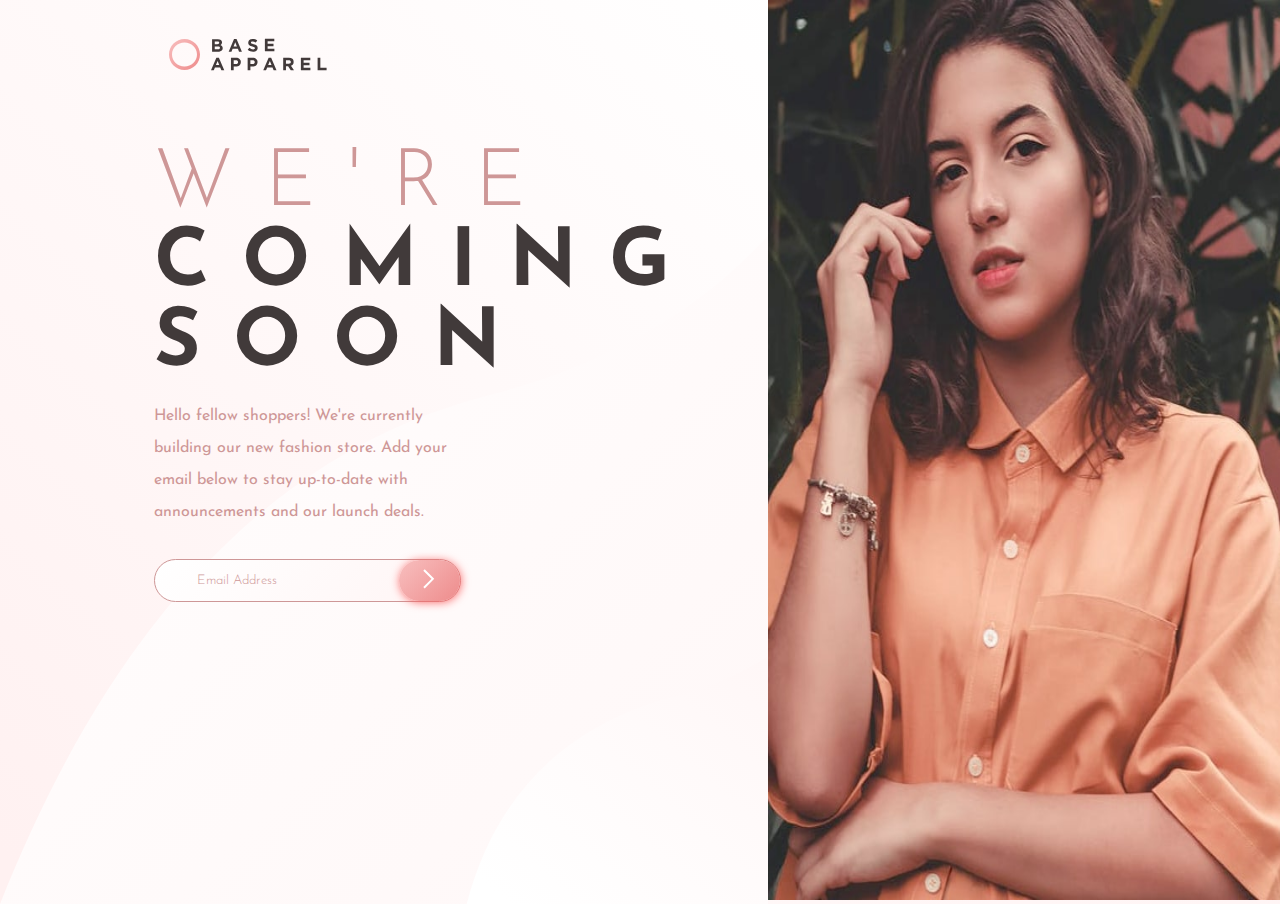
<file: base-apparel-coming-soon-master/index.html>
<!DOCTYPE html>
<html lang="en">
<head>
  <meta charset="UTF-8">
  <meta name="viewport" content="width=device-width, initial-scale=1.0"> <!-- displays site properly based on user's device -->
  <link rel="preconnect" href="https://fonts.googleapis.com">
  <link rel="preconnect" href="https://fonts.gstatic.com" crossorigin>
  <link href="https://fonts.googleapis.com/css2?family=Josefin+Sans:wght@300;400;600&display=swap" rel="stylesheet">  
  <link rel="icon" type="image/png" sizes="32x32" href="./images/favicon-32x32.png">
  <link href="styles.css" rel="stylesheet">
  <title>Frontend Mentor | Base Apparel coming soon page</title>

  <!-- Feel free to remove these styles or customise in your own stylesheet 👍 -->
  <style>
    .attribution { font-size: 11px; text-align: center; }
    .attribution a { color: hsl(228, 45%, 44%); }
  </style>
</head>
<body>
  <div class="contenedor-principal">
    <div class="contenedor-izquierdo">
      <img src="images/logo.svg" alt="Base Apparel" class="logo">
      <img src="images/hero-mobile.jpg" alt="Hero" class="hero-movil">
      <div class="contenido">
        <h1 class="primer-titulo">WE'RE</h1>
        <h1 class="segundo-titulo">COMING<br> SOON</h1>      
        <p class="texto">
          Hello fellow shoppers! We're currently building our new fashion store. 
        Add your email below to stay up-to-date with announcements and our launch deals.
        </p>
        <form class="campo-email">
          <input type="text" placeholder="Email Address">
          <button type="submit"><img src="images/icon-arrow.svg"></button>
        </form>
        <div class="error">
          <img class="alerta-imagen alerta-escondida" src="images/icon-error.svg">
          <p class="alerta alerta-escondida">Please provide a valid email</p>
        </div>
      </div>
    </div>
    <div class="contenedor-derecho">
      <img src="images/hero-desktop.jpg" alt="Hero" class="foto">
    </div>
  </div>
  <script src="script.js"></script>
</body>
</html>
</file>
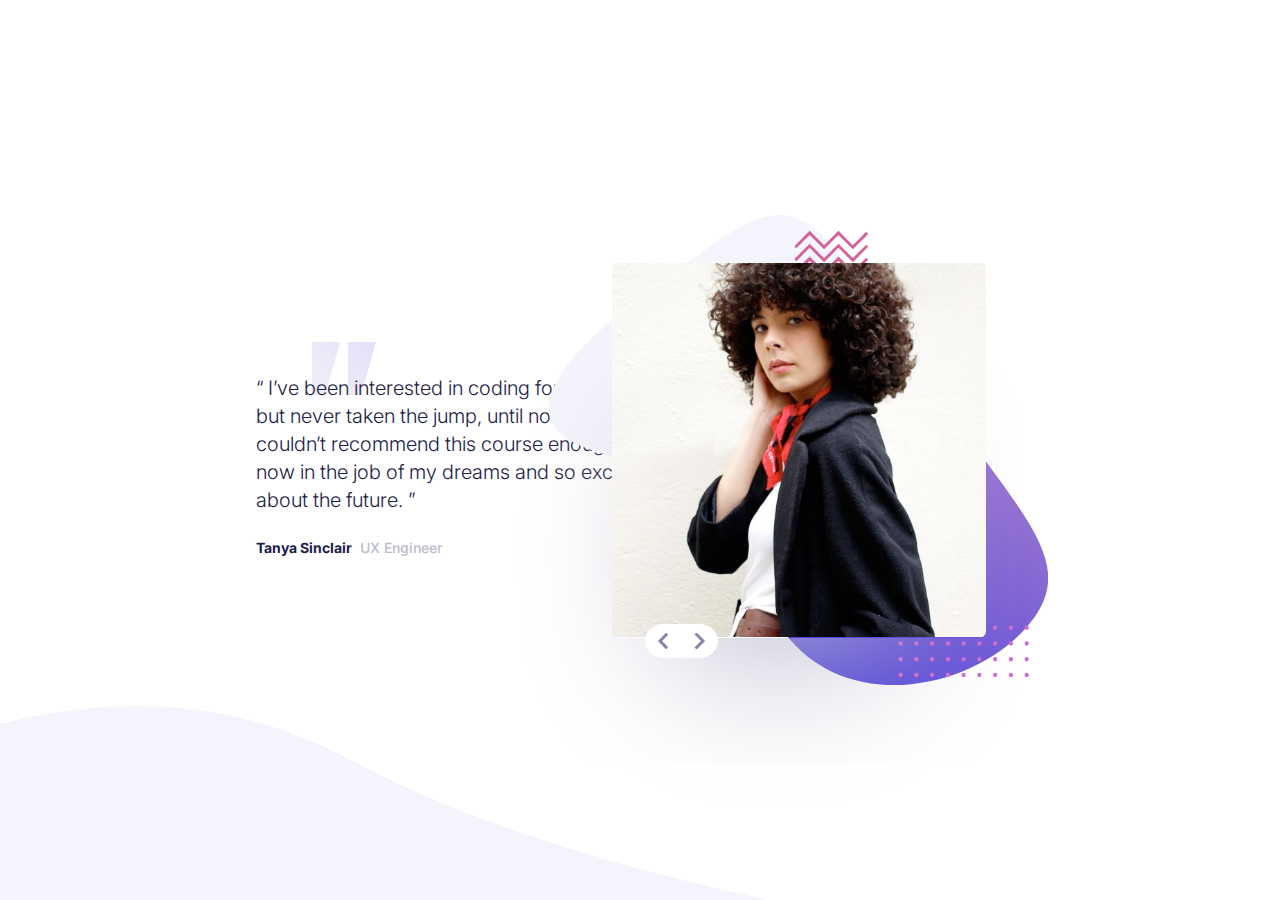
<file: coding-bootcamp-testimonials-slider-master/index.html>
<!DOCTYPE html>
<html lang="en">

<head>
  <meta charset="UTF-8">
  <meta name="viewport" content="width=device-width, initial-scale=1.0">

  <link rel="icon" type="image/png" sizes="32x32" href="./images/favicon-32x32.png">
  <link rel="preconnect" href="https://fonts.gstatic.com">
  <link href="https://fonts.googleapis.com/css2?family=Inter:wght@300;500;700&display=swap"
    rel="stylesheet">
  <link rel="stylesheet" href="styles.css">
  <title>Frontend Mentor | Coding Bootcamp Testimonials Slider</title>

</head>

<body>
  <div class="slider">
    <div class="slider__image">
      <img src="images/image-tanya.jpg">
      <div class="slider__controls">
        <button class="btn previous">
          <img src="images/icon-prev.svg" alt="previous">
        </button>
        <button class="btn next">
          <img src="images/icon-next.svg" alt="next">
        </button>
      </div>
    </div>

    <div class="slider__review">
      <p class="slider__text">“ I’ve been interested in coding for a while but never taken the jump,
        until now.
        I couldn’t recommend this course enough. I’m now in the job of my dreams and so
        excited about the future. ”</p>
      <p class="slider__name">Tanya Sinclair</p>
      <p class="slider__position">UX Engineer</p>
    </div>
  </div>

  <div class="slider">
    <div class="slider__image">
      <img src="images/image-john.jpg">
      <div class="slider__controls">
        <button class="btn previous">
          <img src="images/icon-prev.svg" alt="previous">
        </button>
        <button class="btn next">
          <img src="images/icon-next.svg" alt="next">
        </button>
      </div>
    </div>

    <div class="slider__review">
      <p class="slider__text">“ If you want to lay the best foundation possible I’d recommend taking
        this course.
        The depth the instructors go into is incredible. I now feel so confident about
        starting up as a professional developer. ”</p>
      <p class="slider__name">John Tarkpor</p>
      <p class="slider__position">Junior Front-end Developer</p>
    </div>
  </div>

  <script src="functions.js" defer></script>
</body>

</html>
</file>
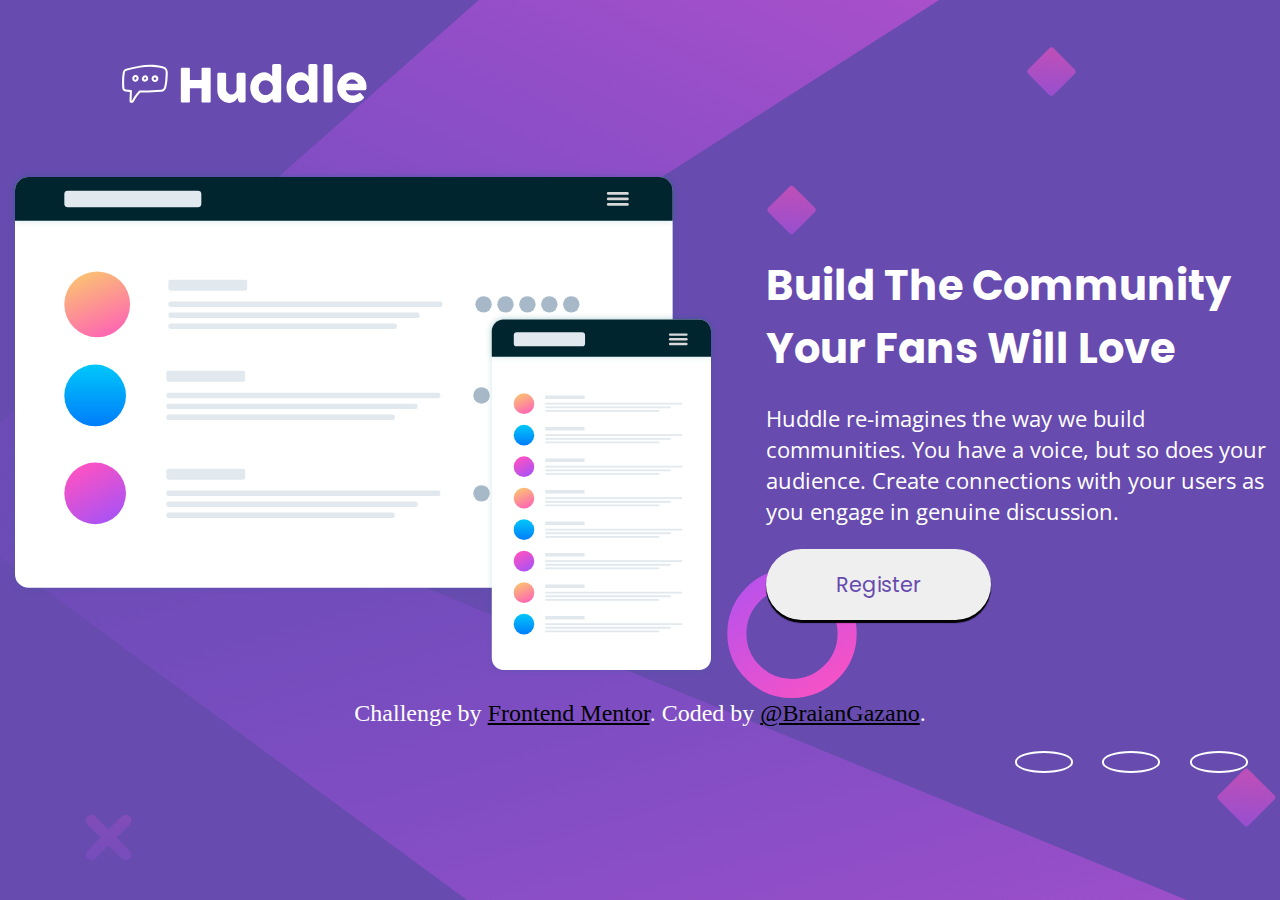
<file: huddle-landing-page-with-single-introductory-section-master/index.html>
<!DOCTYPE html>
<html lang="en">
  <head>
    <meta charset="UTF-8" />
    <meta name="viewport" content="width=device-width, initial-scale=1.0" />
    <!-- displays site properly based on user's device -->

    <link
      rel="icon"
      type="image/png"
      sizes="32x32"
      href="./images/favicon-32x32.png"
    />
    <link rel="stylesheet" href="styles.css" />
    <link
      href="https://fonts.googleapis.com/css2?family=Poppins&display=swap"
      rel="stylesheet"
    />
    <link
      href="https://fonts.googleapis.com/css2?family=Open+Sans&display=swap"
      rel="stylesheet"
    />
    <link
      rel="stylesheet"
      href="https://use.fontawesome.com/releases/v5.8.1/css/all.css"
      integrity="sha384-50oBUHEmvpQ+1lW4y57PTFmhCaXp0ML5d60M1M7uH2+nqUivzIebhndOJK28anvf"
      crossorigin="anonymous"
    />

    <title>
      Frontend Mentor | Huddle landing page with single introductory section
    </title>
  </head>
  <body>
    <div class="logo"><img src="images/logo.svg" alt="huddle logo" /></div>
    <div class="principal-container">
      <div class="left-container">
        <img
          class="mockups"
          src="images/illustration-mockups.svg"
          alt="mockup"
        />
      </div>
      <div class="right-container">
        <h1 class="title">
          Build The Community<br />
          Your Fans Will Love
        </h1>
        <p class="parraf">
          Huddle re-imagines the way we build communities. You have a voice, but
          so does your audience. Create connections with your users as you
          engage in genuine discussion.
        </p>
        <button class="button shadow">Register</button>
      </div>
    </div>

    <footer>
      <div class="social-media">
        <p class="attribution">
          Challenge by
          <a href="https://www.frontendmentor.io?ref=challenge" target="_blank"
            >Frontend Mentor</a
          >. Coded by
          <a
            href="https://www.frontendmentor.io/profile/BraianGazano"
            target="_blank"
            >@BraianGazano</a
          >.
        </p>
        <ul class="list-social-media">
          <li>
            <a href="#"><i class="fab fa-facebook-f"></i> </a>
          </li>
          <li>
            <a href="#"><i class="fab fa-twitter"></i> </a>
          </li>
          <li>
            <a href="#"><i class="fab fa-instagram"></i> </a>
          </li>
        </ul>
      </div>
    </footer>
  </body>
</html>
</file>
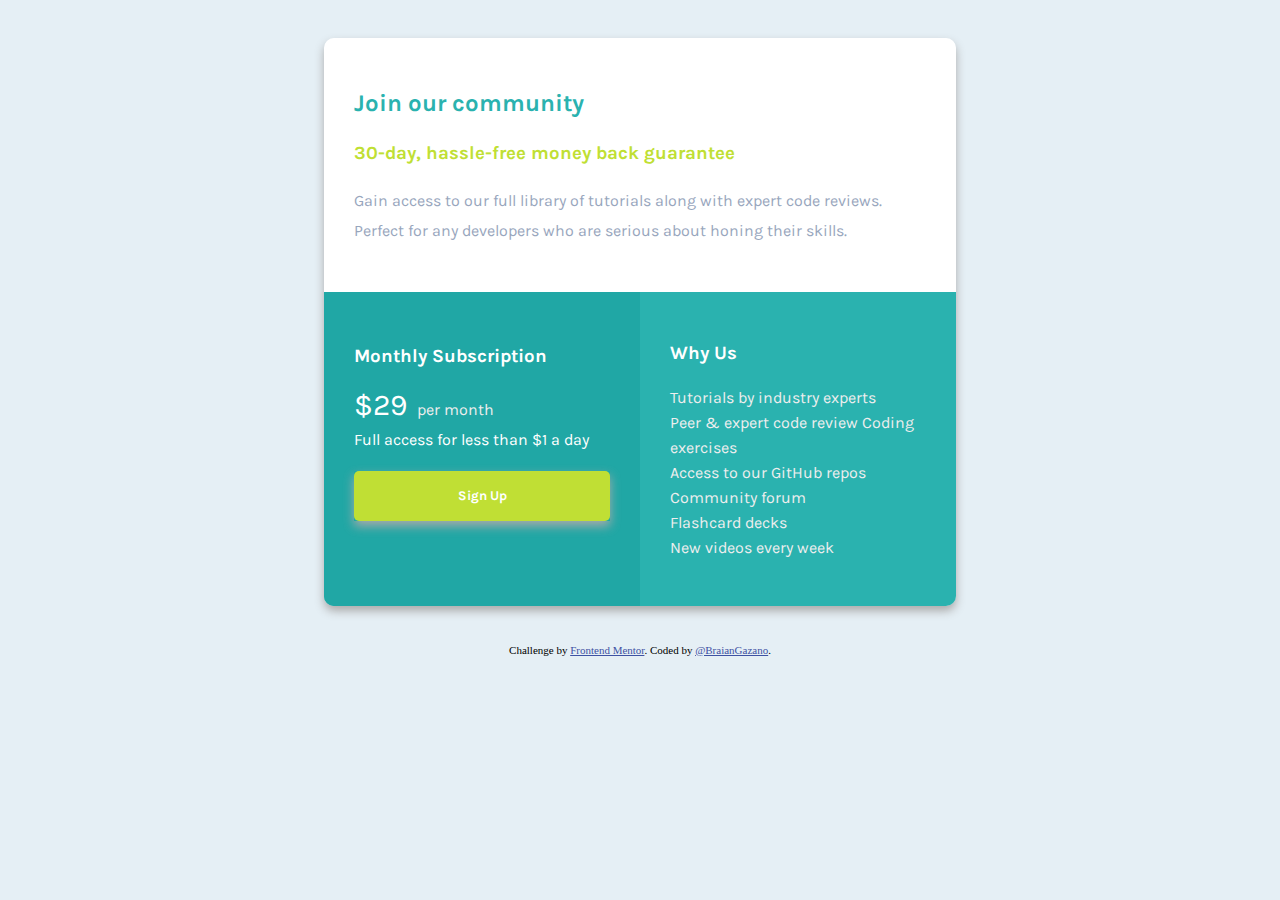
<file: single-price-grid-component-master/index.html>
<!DOCTYPE html>
<html lang="en">
  <head>
    <meta charset="UTF-8" />
    <meta name="viewport" content="width=device-width, initial-scale=1.0" />
    <!-- displays site properly based on user's device -->

    <link
      rel="icon"
      type="image/png"
      sizes="32x32"
      href="./images/favicon-32x32.png"
    />

    <link rel="stylesheet" href="styles.css" />

    <link
      href="https://fonts.googleapis.com/css2?family=Karla:wght@400;700&display=swap"
      rel="stylesheet"
    />

    <title>Frontend Mentor | Single Price Grid Component</title>
  </head>
  <body>
    <div class="principal-container shadow">
      <div class="top-container">
        <hgroup>
          <h2 class="light-blue">Join our community</h2>
          <h3 class="green">30-day, hassle-free money back guarantee</h3>
        </hgroup>
        <p class="gray">
          Gain access to our full library of tutorials along with expert code
          reviews. Perfect for any developers who are serious about honing their
          skills.
        </p>
      </div>
      <div class="bottom-container">
        <div class="left-container">
          <h3>Monthly Subscription</h3>
          <p>
            <span class="font-number">&dollar;29</span
            ><span class="dark-gray">per month</span><br />
            Full access for less than &dollar;1 a day
          </p>
          <div class="green shadow">
            <button class="button">Sign Up</button>
          </div>
        </div>
        <div class="right-container">
          <h3>Why Us</h3>
          <p class="dark-gray">
            Tutorials by industry experts<br />
            Peer &amp; expert code review Coding exercises<br />
            Access to our GitHub repos <br />Community forum<br />
            Flashcard decks<br />
            New videos every week
          </p>
        </div>
      </div>
    </div>

    <footer>
      <p class="attribution">
        Challenge by
        <a href="https://www.frontendmentor.io?ref=challenge" target="_blank"
          >Frontend Mentor</a
        >. Coded by
        <a
          href="https://www.frontendmentor.io/profile/BraianGazano"
          target="_blank"
          >@BraianGazano</a
        >.
      </p>
    </footer>
  </body>
</html>
</file>
<file: base-apparel-coming-soon-master/styles.css>
*{
    box-sizing: border-box;
    padding: 0;
    margin: 0;
    font-family: 'Josefin Sans', sans-serif;
}
:root{
    --desaturated-red: hsl(0, 36%, 70%);
    --soft-red: hsl(0, 93%, 68%);
    --dark-grayish-red: hsl(0, 6%, 24%);
    --linear: linear-gradient(135deg,hsl(0, 0%, 100%),hsl(0, 100%, 98%));
    --linear2: linear-gradient(135deg,hsl(0, 80%, 86%),hsl(0, 74%, 74%));
}
body{
    background: var(--linear);
  
}
.contenedor-principal{
    width: 100%;
    display: flex;
    flex-direction: row;
    justify-content: space-between;
}
.contenido{
    width: 40%;
    margin: 9% 20%;
}
.contenedor-izquierdo{
    width: 60%;
    background-image: url(images/bg-pattern-desktop.svg);
    background-size: cover;
}
.contenedor-derecho{
    width: 40%;
}
.foto{
    width: 100%;
    height: 100vh;
}

.primer-titulo{
    color: var(--desaturated-red);
    font-weight: 300;
    letter-spacing: 0.4em;
    margin-bottom: 0;
}
.segundo-titulo{
    margin-top: 0;
    margin-bottom: 5%;
    color: var(--dark-grayish-red);
    letter-spacing: 0.4em;
    font-weight: 700;
}
.primer-titulo, .segundo-titulo{
    font-size: 5em;
}
.logo{
    margin: 5% 22% 0;
}
.texto{
    color: var(--desaturated-red);
    font-weight: 400;
    font-size: 1em;
    line-height: 2em;
    margin-bottom: 10%;
}

.campo-email{
    display: flex;
    border: 1px solid var(--desaturated-red);
    border-radius: 25px;
    justify-content: space-between;
    background: var(--linear);
    margin-bottom: 2em;
}

input{
    border-radius: 25px;
    width: 70%;
    border: none;
    outline: none;
    padding-left: 5%;
    text-align: left;
    background-color: var(--linear2);
}

::placeholder{
    padding-left: 2em;
    color: var(--desaturated-red);
    font-weight: 300;
}

button{
    width: 20%;
    padding: 3%;
    border-radius: 25px 25px;
    box-shadow: 1px 1px 10px var(--soft-red);
    border: none;
    background: var(--linear2);
  
}
button:hover{
    cursor: pointer;
}

button:active {
    background-image: none;
    box-shadow: 0px 5px 20px var(--soft-red);
    background-color: var(--desaturated-red);

}
.error{
    display: flex;
    justify-content: center;
    align-items: center;
}

.alerta-escondida, .hero-movil{
    display: none;
}

.alerta{
    color: var(--soft-red);
    padding-left: 2em;
    font-size: 1.5em;
}
.alerta-imagen{
    width: 2em;
}

@media only screen and (max-width: 900px) {
    
    .contenedor-principal{
        flex-direction: column;
    }
    .contenido{
        text-align: center;
        width: 100%;
        padding: 3em;
        margin: 0;
    }
    .logo{
        margin: 0;
        padding: 2em ;
    }
    .hero-movil{
        display: block;
    }
    .primer-titulo, .segundo-titulo{
        font-size: 3em;
        letter-spacing: 0.2em;
    
    }
    .texto, .campo-email,
    .contenedor-izquierdo, 
    .primer-titulo, .segundo-titulo,
    .hero-movil
    {
        width: 100%;
    }
    .contenedor-derecho{
        display: none;
    }
    .alerta{
        padding-left: 2em;
        font-size: 1em;
    }
    .alerta-imagen{
        width: 2em;
    }
}

@media only screen and (min-width: 901px) and (max-width: 1200px) {
    
    .contenedor-izquierdo, .contenedor-derecho, .contenido{
        width: 50%;
    }
    .contenido{
        margin: 8% 10% 0;
    }
    .primer-titulo, .segundo-titulo{
        letter-spacing: 0.2em;
        font-size: 3em;
    }
    .alerta{
        padding-left: 2em;
        font-size: 1em;
    }
    .alerta-imagen{
        width: 2em;
    }
    .logo{
        margin: 5% 10% 0;
    }
    
}
</file>
<file: coding-bootcamp-testimonials-slider-master/styles.css>
* {
  box-sizing: border-box;
  margin: 0;
  padding: 0;
}

:root {
  --dark-blue: hsl(240, 38%, 20%);
  --gray-blue: hsl(240, 18%, 77%);
  --light: hsl(0, 0%, 100%);
}

body {
  min-height: 100vh;
  font-family: "Inter", sans-serif;
  display: flex;
  align-items: center;
  background-image: url(images/pattern-curve.svg);
  background-repeat: no-repeat;
  background-position: bottom;
  background-size: 100%;
}

img {
  display: block;
}

.slider {
  padding: 2rem;
  flex-direction: column;
  max-width: 30rem;
  margin: 0 auto;
}

.slider__image {
  height: 20rem;
  background-image: url(images/pattern-bg.svg);
  background-repeat: no-repeat;
  background-position: center;
  background-size: contain;
  display: flex;
  flex-direction: column;
  justify-content: center;
  align-items: center;
  position: relative;
  margin-bottom: 2rem;
}

.slider__image img {
  width: 75%;
  height: 75%;
  max-width: 15rem;
  max-height: 20rem;
  object-fit: cover;
  border-radius: 7px;
  box-shadow: -30px 100px 100px -80px hsl(240, 18%, 77%);
}

.slider__controls {
  position: absolute;
  bottom: 8%;
  display: flex;
}

.btn {
  padding: 0.5rem 0.75rem;
  border: 0;
  background-color: var(--light);
}

.btn img {
  width: 100%;
  height: 100%;
  object-fit: cover;
}

.btn.previous {
  border-top-left-radius: 50%;
  border-bottom-left-radius: 50%;
}

.btn.next {
  border-top-right-radius: 50%;
  border-bottom-right-radius: 50%;
}

.slider__review {
  background-image: url(images/pattern-quotes.svg);
  background-repeat: no-repeat;
  background-position: top;
  background-size: 3.5rem;
}

.slider__review {
  padding-top: 1rem;
  text-align: center;
  color: var(--dark-blue);
  font-size: 1.125rem;
  font-weight: 300;
  line-height: 1.4;
  margin-bottom: 1.5rem;
}

.slider__name,
.slider__position {
  text-align: center;
  font-size: 0.875rem;
}

.slider__name {
  margin-top: 2rem;
  font-weight: 700;
  color: var(--dark-blue);
}

.slider__position {
  color: var(--gray-blue);
  font-weight: 500;
}

@media screen and (min-width: 720px) {
  body {
    background-position: left bottom;
    background-size: 60%;
  }
  .slider {
    flex-direction: row;
    max-width: 55rem;
    align-items: center;
  }

  .slider__image,
  .slider__review {
    margin-bottom: 0;
  }

  .slider__image {
    height: 35rem;
    width: 100%;
  }

  .slider__image img {
    height: 100%;
    object-fit: contain;
    max-width: 30rem;
    max-height: 23.5rem;
    box-shadow: -20px 100px 150px -80px hsl(240, 18%, 77%);
  }

  .slider__review {
    order: -1;
    width: 30rem;
    max-width: 50rem;
    background-position: top left 3.5rem;
    background-size: 4rem;
    text-align: left;
    font-size: 1.25rem;
    position: relative;
    height: 13.5rem;
    display: flex;
    align-items: flex-end;
    margin-left: 1.5rem;
  }

  .slider__text {
    top: 0;
    width: 24.8rem;
    position: absolute;
    margin-top: 2rem;
  }

  .slider__controls {
    left: 6rem;
    bottom: 4.5rem;
  }

  .slider__position {
    margin-left: 0.5rem;
  }
}
</file>
<file: huddle-landing-page-with-single-introductory-section-master/styles.css>
html {
  min-height: 100%;
}

body {
  background: hsl(257, 40%, 49%);
  background-image: url(images/bg-desktop.svg);
  background-size: cover;
  font-size: 1em;
}
.logo {
  margin: 4% 8%;
}
.shadow {
  box-shadow: 0 3px 1px #000;
}

.principal-container {
  width: 80%;
  display: flex;
  align-items: center;
  margin: 0 auto;
  justify-content: space-between;
}

.left-container,
.right-container {
  width: 40%;
  height: auto;
  display: flex;
  flex-wrap: wrap;
}

.button {
  padding: 20px 70px;
  border: none;
  font-family: "Poppins";
  color: hsl(257, 40%, 49%);
  font-size: 1.3em;
  border-radius: 50px;
}
.right-container .title {
  font-family: "Poppins", Arial, Helvetica, sans-serif;
  color: #fff;
  font-size: 2.6em;
  margin-left: 0;
  margin-bottom: 0;
}

.parraf {
  font-family: "Open Sans";
  color: #fff;
  font-size: 1.4em;
}

.social-media li {
  margin-left: 0.4%;
  margin-right: 2%;
  width: 3%;
  height: auto;
  border: #fff 2px solid;
  border-radius: 100%;
}

.list-social-media {
  display: flex;
  justify-content: flex-end;
  list-style: none;
}

.list-social-media li a {
  color: #fff;
}

.list-social-media li {
  text-align: center;
  font-size: 2em;
  padding: 0.7%;
}

.attribution {
  font-size: 1.5em;
  text-align: center;
  color: #fff;
}
.attribution a {
  color: black;
}
@media (max-width: 1440px) {
  .principal-container {
    width: 100%;
  }
}

@media only screen and (max-width: 1100px) and (min-width: 801px) {
  .left-container .mockups {
    width: 100%;
    height: auto;
  }

  .principal-container {
    flex-direction: row;
    flex-wrap: nowrap;
    justify-content: space-between;
  }
}

@media only screen and (max-width: 800px) {
  body {
    width: 95%;
    background-image: none;
    background-image: url(images/bg-mobile.svg);
    background-position: top;
    background-size: contain;
    background-repeat: no-repeat;
  }
  .logo {
    margin: 5% 5% 10%;
  }
  .principal-container {
    flex-direction: row;
    flex-wrap: wrap;
    justify-content: center;
  }

  .left-container .mockups {
    width: inherit;
  }

  .button {
    width: 70%;
  }

  .right-container {
    justify-content: center;
    text-align: center;
  }

  .left-container,
  .right-container {
    width: 100%;
    height: auto;
  }
  .list-social-media {
    justify-content: center;
  }

  .social-media {
    padding: 5%;
    margin-top: 5%;
  }

  .social-media li {
    width: 9%;
    height: auto;
    font-size: 1.5em;
  }
}
</file>
<file: single-price-grid-component-master/styles.css>
body {
  background: hsl(204, 43%, 93%);
  font-size: 1em;
}

.principal-container {
  display: flex;
  width: 50%;
  height: auto;
  margin: 3% auto;
  flex-direction: column;
  font-family: "Karla", sans-serif;
  line-height: 30px;
  border-radius: 10px;
}

.light-blue {
  color: hsl(179, 62%, 43%);
}

.top-container {
  justify-content: center;
  align-content: center;
  background: white;
  padding: 30px;
  border-radius: 10px 10px 0 0;
  height: 50%;
}

.bottom-container {
  display: flex;
  flex-direction: row;
  height: auto;
  color: white;
  line-height: 25px;
  background: hsl(179, 62%, 43%);
  border-radius: 0 0 10px 10px;
}

.green {
  color: hsl(71, 73%, 54%);
}

.left-container, .right-container {
  width: 50%;
  padding: 30px;
}

.shadow {
  box-shadow: 0 5px 10px #aaa;
}

.left-container .button {
  font-family: "Karla", Helvetica, sans-serif;
  font-weight: 700;
  color: white;
  background: hsl(71, 73%, 54%);
  border: 0;
  border-radius: 5px;
  width: 100%;
  height: 50px;
}

.left-container {
  line-height: 30px;
  background: hsl(179, 68%, 39%);
  border-radius: 0 0 0 10px;
}

.gray {
  color: hsl(218, 22%, 67%);
}

.font-number {
  font-size: 30px;
  margin-right: 10px;
}

.dark-gray {
  color: #eee;
}

.attribution {
  font-size: 11px;
  text-align: center;
}

.attribution a {
  color: hsl(228, 45%, 44%);
}

@media only screen and (max-width: 640px) {
  .principal-container {
    width: 80%;
    height: 100%;
    margin: 3% auto;
    font-size: 1.1em;
  }
  .left-container {
    border-radius: 0;
  }
  .top-container {
    line-height: 1.5em;
    height: auto;
  }
  .bottom-container {
    width: 100%;
    flex-wrap: wrap;
    height: auto;
  }
  .left-container, .right-container {
    width: 100%;
    padding: 15px;
  }
}
</file>
